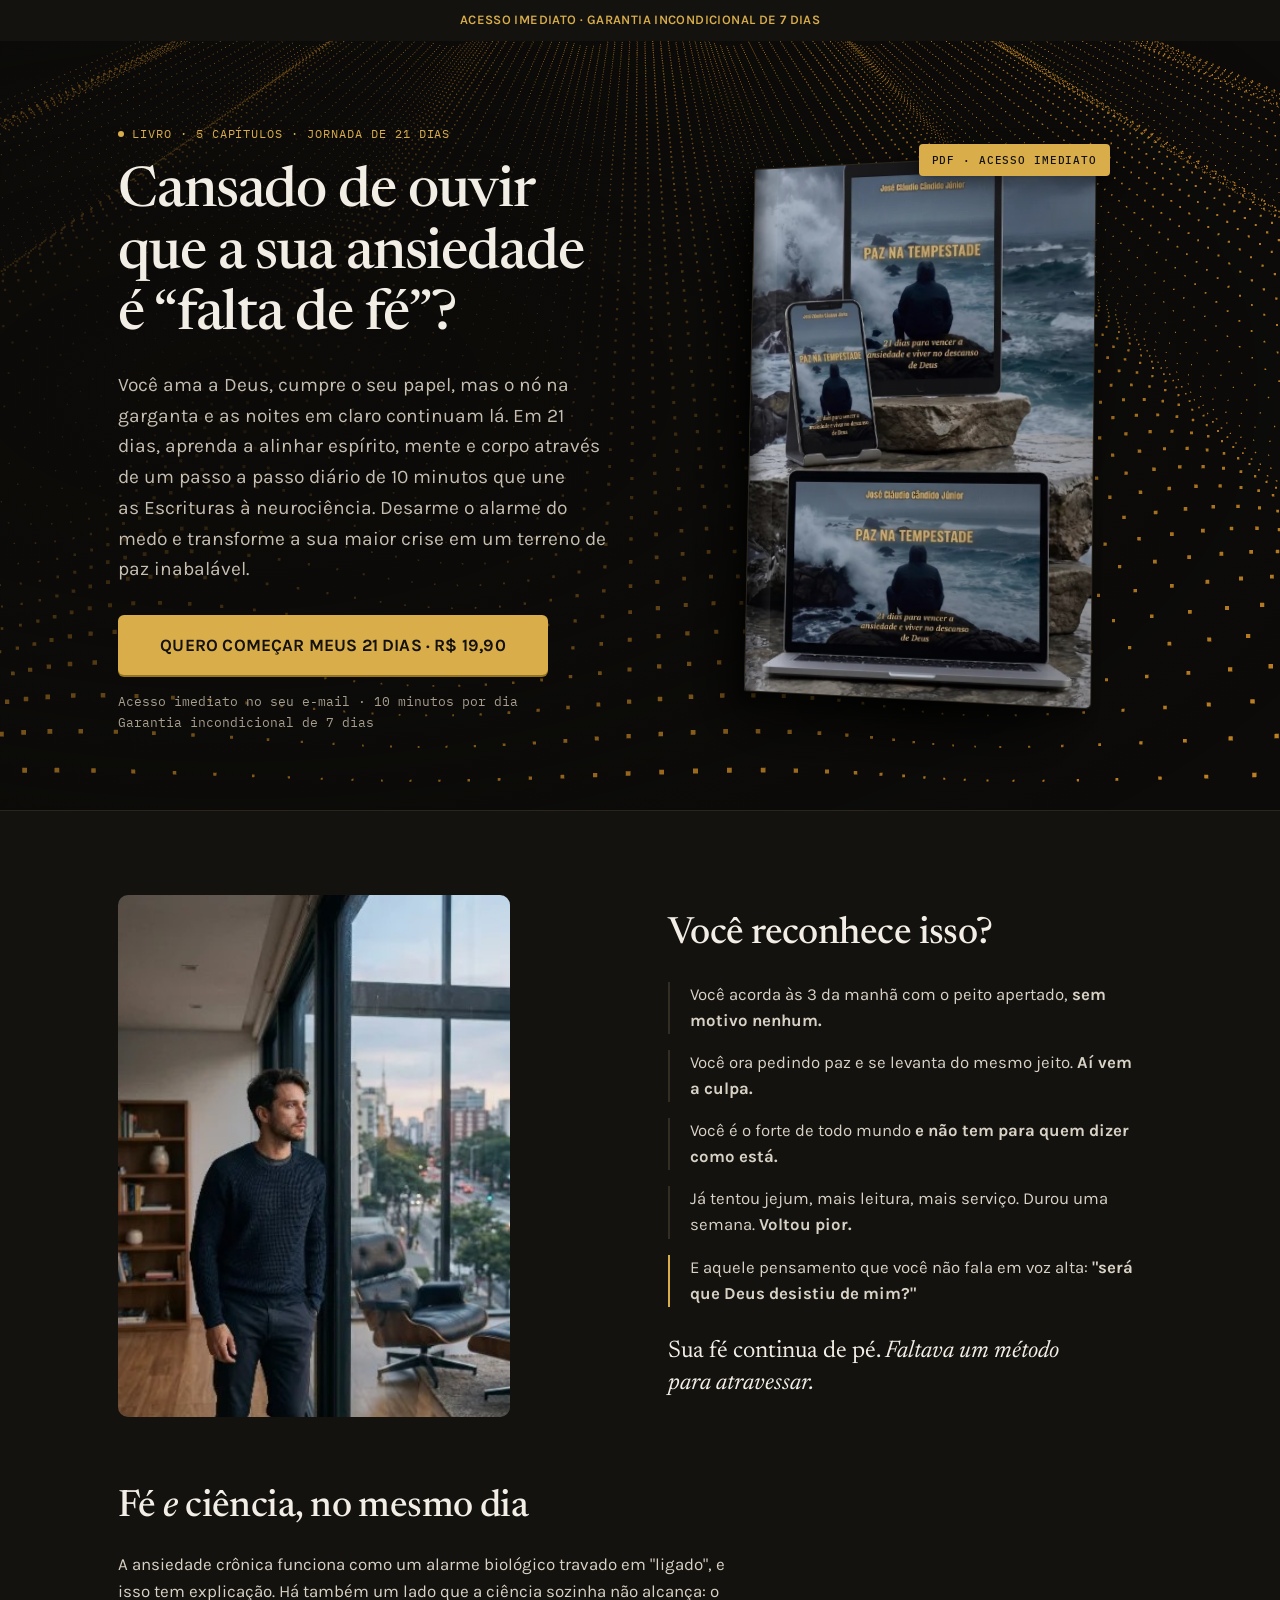
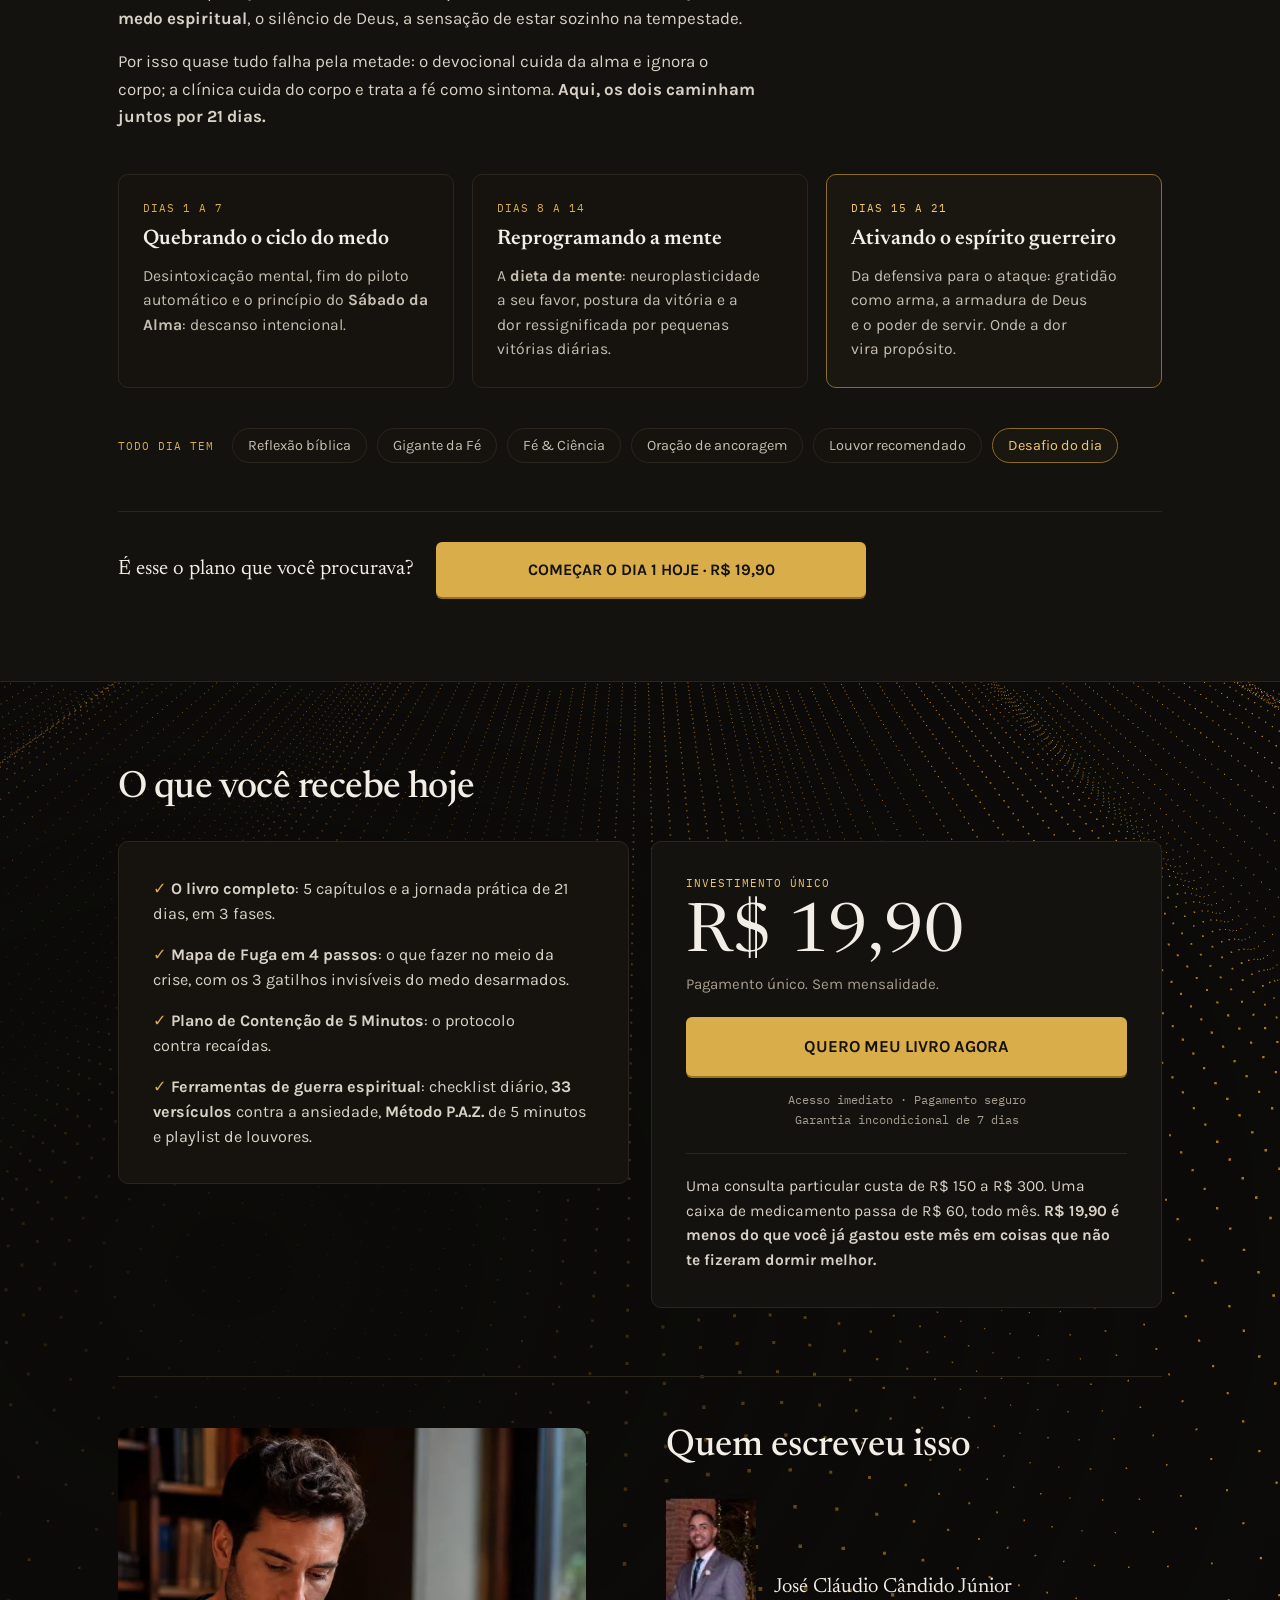
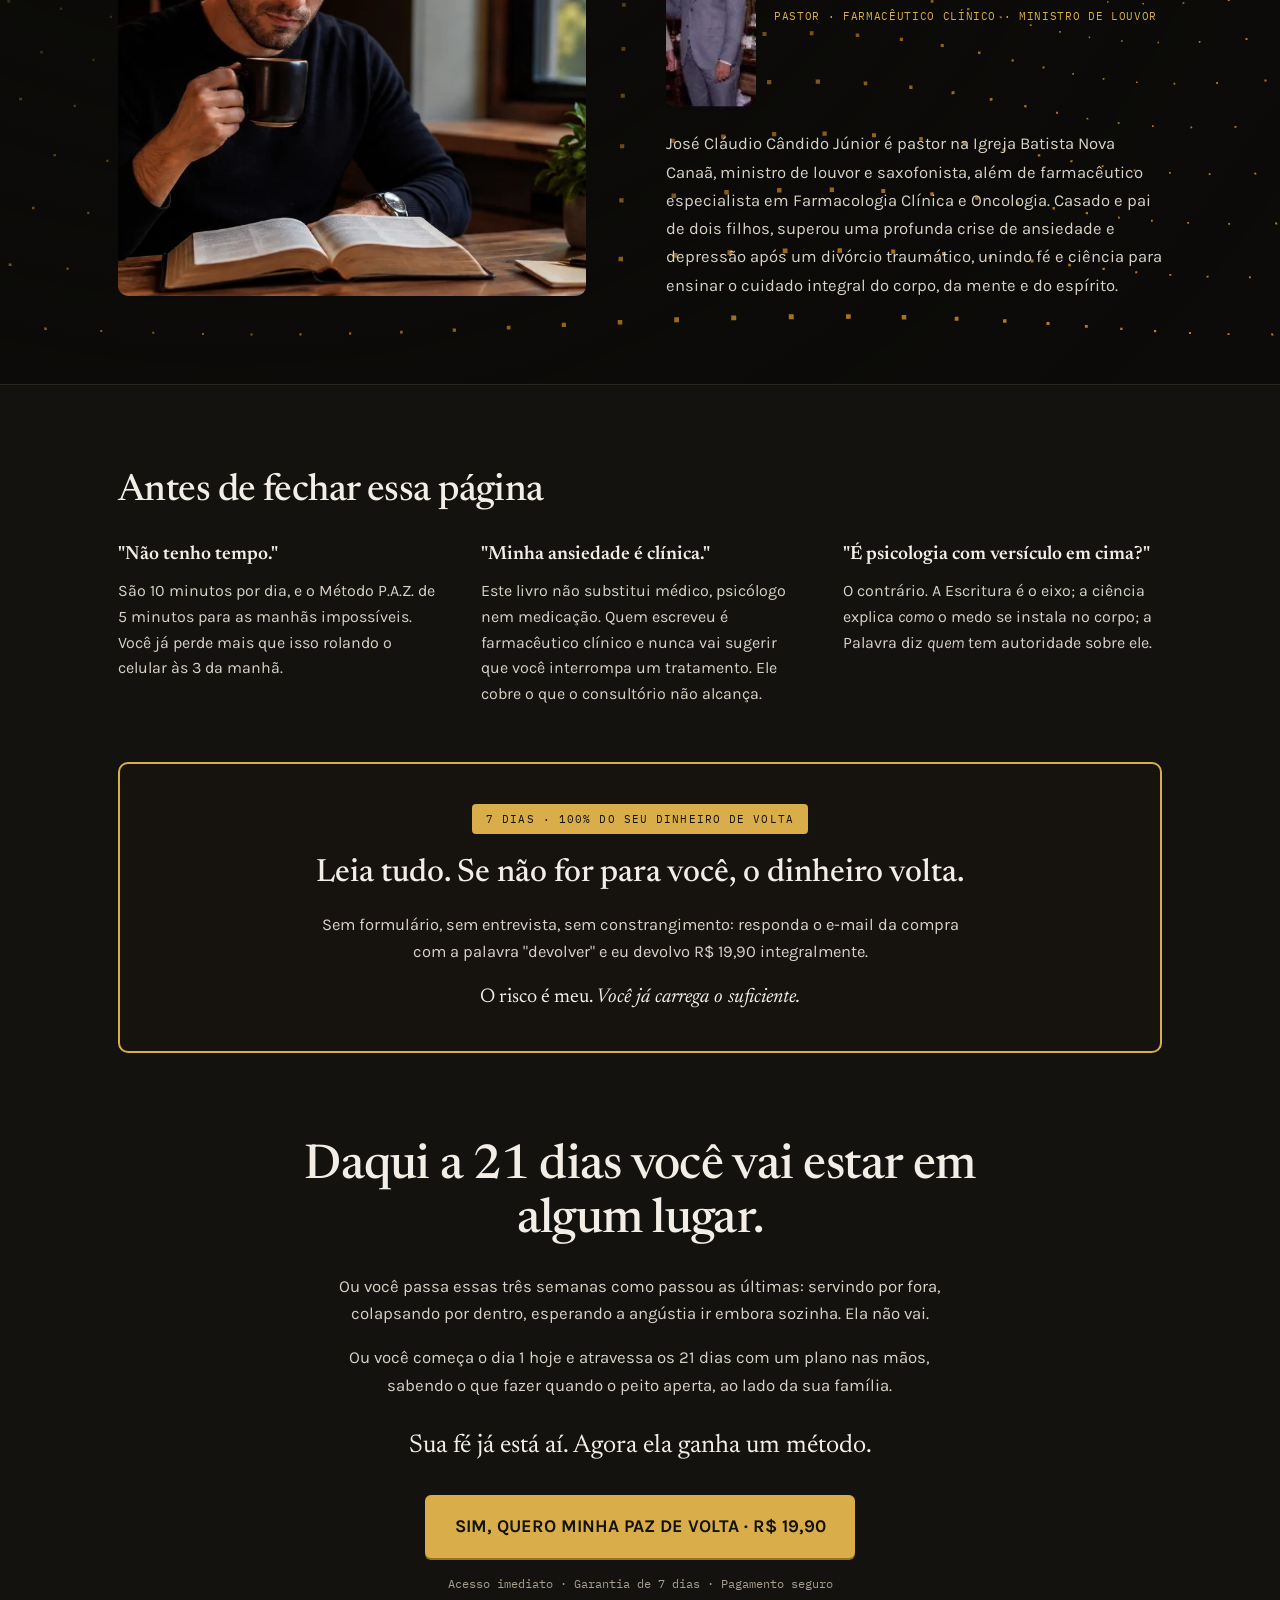
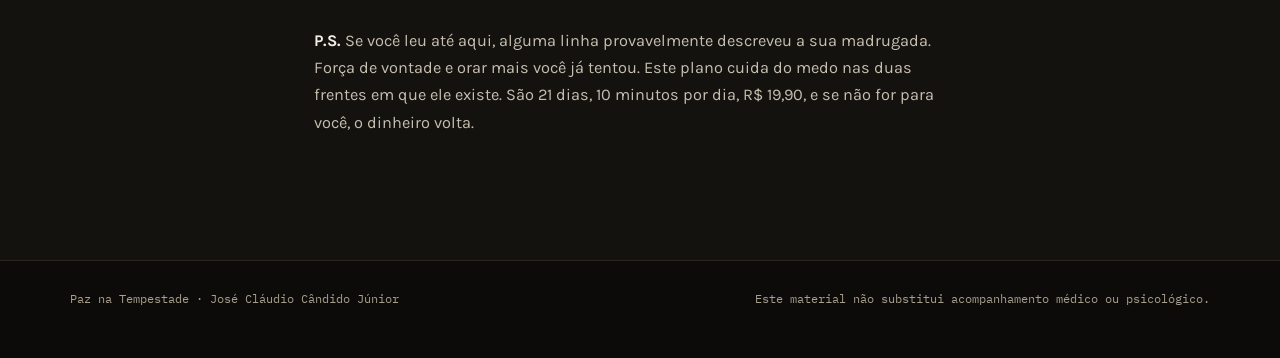
<file: index.html>
<!DOCTYPE html>
<html lang="pt-BR">
<head>
<meta charset="utf-8" />
<meta name="viewport" content="width=device-width, initial-scale=1" />
<title>Paz na Tempestade | 21 dias para vencer a ansiedade e viver no descanso de Deus</title>
<meta name="description" content="Plano prático de 21 dias que une as Escrituras à neurociência para desarmar o alarme do medo. Livro em PDF com acesso imediato, 10 minutos por dia e garantia de 7 dias." />
<meta name="author" content="José Cláudio Cândido Júnior" />
<meta name="theme-color" content="#0C0B09" />
<meta property="og:type" content="website" />
<meta property="og:title" content="Paz na Tempestade | 21 dias para vencer a ansiedade" />
<meta property="og:description" content="Fé e neurociência no mesmo plano diário de 10 minutos. Acesso imediato e garantia de 7 dias." />
<meta property="og:image" content="img/pazt-capa-ebook.jpg" />
<meta name="twitter:card" content="summary_large_image" />
<link rel="icon" href="img/favicon.svg" type="image/svg+xml" />
<link rel="preconnect" href="https://fonts.googleapis.com" />
<link rel="preconnect" href="https://fonts.gstatic.com" crossorigin />
<link href="https://fonts.googleapis.com/css2?family=Newsreader:ital,opsz,wght@0,6..72,400;0,6..72,500;0,6..72,600;1,6..72,400&amp;family=Karla:wght@400;500;600;700&amp;family=IBM+Plex+Mono:wght@400;500&amp;display=swap" rel="stylesheet" crossorigin="anonymous" />
<link rel="stylesheet" href="style.css?v=2" />
<!-- Meta Pixel -->
<script>
!function(f,b,e,v,n,t,s)
{if(f.fbq)return;n=f.fbq=function(){n.callMethod?
n.callMethod.apply(n,arguments):n.queue.push(arguments)};
if(!f._fbq)f._fbq=n;n.push=n;n.loaded=!0;n.version='2.0';
n.queue=[];t=b.createElement(e);t.async=!0;
t.src=v;s=b.getElementsByTagName(e)[0];
s.parentNode.insertBefore(t,s)}(window, document,'script',
'https://connect.facebook.net/en_US/fbevents.js');
fbq('init', '1442446967336151');
fbq('track', 'PageView');
document.addEventListener('click', function (e) {
  if (e.target.closest('a[href*="pay.kiwify.com.br"]')) fbq('track', 'InitiateCheckout', { value: 19.90, currency: 'BRL' });
});
</script>
<noscript><img height="1" width="1" style="display:none" src="https://www.facebook.com/tr?id=1442446967336151&ev=PageView&noscript=1" alt="" /></noscript>
<!-- Fim Meta Pixel -->
</head>
<body>


<div class="c1">

  <div class="c2">
    Acesso imediato · Garantia incondicional de 7 dias
  </div>

  <section data-screen-label="01 · Promessa" class="c3">
    <div class="c4">
      <particle-wave color="#EFC96F" opacity="0.85" amount="150" class="c5"></particle-wave>
    </div>
    <div class="c6"></div>
    <div class="c7">
    <div class="c8">
      <div class="c9">
        <span class="c10"></span>
        Livro · 5 capítulos · jornada de 21 dias
      </div>
      <h1 class="c11">Cansado de ouvir que a sua ansiedade é “falta de fé”?</h1>
      <p class="c12">Você ama a Deus, cumpre o seu papel, mas o nó na garganta e as noites em claro continuam lá. Em 21 dias, aprenda a alinhar espírito, mente e corpo através de um passo a passo diário de 10 minutos que une as Escrituras à neurociência. Desarme o alarme do medo e transforme a sua maior crise em um terreno de paz inabalável.</p>
      <a href="https://pay.kiwify.com.br/EmpIPGx" target="_blank" rel="noopener" class="c13 h1">QUERO COMEÇAR MEUS 21 DIAS · R$ 19,90</a>
      <p class="c14">Acesso imediato no seu e-mail · 10 minutos por dia<br>Garantia incondicional de 7 dias</p>
    </div>
    <div class="c15">
      <div class="c16">
        <div class="c17"></div>
        <div class="c18">
          <div class="c19"></div>
          <div class="c20">
            <img src="img/pazt-capa-ebook.jpg" alt="Capa do ebook Paz na Tempestade" loading="eager" decoding="async" class="c21">
            <div class="c22"></div>
            <div class="c23"></div>
          </div>
        </div>
        <div class="c24">PDF · acesso imediato</div>
      </div>
    </div>
    </div>
  </section>

  <section data-screen-label="02 · Dor e método" class="c25">
    <div class="c26">
      <div class="c27">
        <div class="c28">
          <img src="img/pazt-dor-orando.jpg" alt="Pessoa orando em oração silenciosa" loading="lazy" decoding="async" class="c21">
        </div>
        <div class="c8">
          <h2 class="c29">Você reconhece isso?</h2>
          <div class="c30">
            <p class="c31">Você acorda às 3 da manhã com o peito apertado, <strong>sem motivo nenhum.</strong></p>
            <p class="c31">Você ora pedindo paz e se levanta do mesmo jeito. <strong>Aí vem a culpa.</strong></p>
            <p class="c31">Você é o forte de todo mundo <strong>e não tem para quem dizer como está.</strong></p>
            <p class="c31">Já tentou jejum, mais leitura, mais serviço. Durou uma semana. <strong>Voltou pior.</strong></p>
            <p class="c32">E aquele pensamento que você não fala em voz alta: <strong>"será que Deus desistiu de mim?"</strong></p>
          </div>
          <p class="c33">Sua fé continua de pé. <em>Faltava um método para atravessar.</em></p>
        </div>
      </div>

      <div class="c34">
        <h2 class="c35">Fé <em>e</em> ciência, no mesmo dia</h2>
        <p class="c36">A ansiedade crônica funciona como um alarme biológico travado em "ligado", e isso tem explicação. Há também um lado que a ciência sozinha não alcança: o <strong>medo espiritual</strong>, o silêncio de Deus, a sensação de estar sozinho na tempestade.</p>
        <p class="c37">Por isso quase tudo falha pela metade: o devocional cuida da alma e ignora o corpo; a clínica cuida do corpo e trata a fé como sintoma. <strong>Aqui, os dois caminham juntos por 21 dias.</strong></p>
      </div>

      <div class="c38">
        <div class="c39">
          <div class="c40">Dias 1 a 7</div>
          <h3 class="c41">Quebrando o ciclo do medo</h3>
          <p class="c42">Desintoxicação mental, fim do piloto automático e o princípio do <strong>Sábado da Alma</strong>: descanso intencional.</p>
        </div>
        <div class="c39">
          <div class="c40">Dias 8 a 14</div>
          <h3 class="c41">Reprogramando a mente</h3>
          <p class="c42">A <strong>dieta da mente</strong>: neuroplasticidade a seu favor, postura da vitória e a dor ressignificada por pequenas vitórias diárias.</p>
        </div>
        <div class="c43">
          <div class="c44">Dias 15 a 21</div>
          <h3 class="c41">Ativando o espírito guerreiro</h3>
          <p class="c42">Da defensiva para o ataque: gratidão como arma, a armadura de Deus e o poder de servir. Onde a dor vira propósito.</p>
        </div>
      </div>

      <div class="c45">
        <span class="c46">Todo dia tem</span>
        <span class="c47">Reflexão bíblica</span>
        <span class="c47">Gigante da Fé</span>
        <span class="c47">Fé &amp; Ciência</span>
        <span class="c47">Oração de ancoragem</span>
        <span class="c47">Louvor recomendado</span>
        <span class="c48">Desafio do dia</span>
      </div>

      <div class="c49">
        <span class="c50">É esse o plano que você procurava?</span>
        <a href="https://pay.kiwify.com.br/EmpIPGx" target="_blank" rel="noopener" class="c51 h1">COMEÇAR O DIA 1 HOJE · R$ 19,90</a>
      </div>
    </div>
  </section>

  <section id="oferta" data-screen-label="03 · Oferta e autor" class="c3">
    <div class="c4">
      <particle-wave color="#EFC96F" opacity="0.85" amount="150" class="c5"></particle-wave>
    </div>
    <div class="c6"></div>
    <div class="c52">
    <h2 class="c53">O que você recebe hoje</h2>
    <div class="c54">
      <div class="c55">
        <p class="c56"><strong class="c57">✓</strong> <strong>O livro completo</strong>: 5 capítulos e a jornada prática de 21 dias, em 3 fases.</p>
        <p class="c56"><strong class="c57">✓</strong> <strong>Mapa de Fuga em 4 passos</strong>: o que fazer no meio da crise, com os 3 gatilhos invisíveis do medo desarmados.</p>
        <p class="c56"><strong class="c57">✓</strong> <strong>Plano de Contenção de 5 Minutos</strong>: o protocolo contra recaídas.</p>
        <p class="c56"><strong class="c57">✓</strong> <strong>Ferramentas de guerra espiritual</strong>: checklist diário, <strong>33 versículos</strong> contra a ansiedade, <strong>Método P.A.Z.</strong> de 5 minutos e playlist de louvores.</p>
      </div>
      <div class="c58">
        <div class="c59">Investimento único</div>
        <div class="c60">R$ 19,90</div>
        <div class="c61">Pagamento único. Sem mensalidade.</div>
        <a href="https://pay.kiwify.com.br/EmpIPGx" target="_blank" rel="noopener" class="c62 h1">QUERO MEU LIVRO AGORA</a>
        <p class="c63">Acesso imediato · Pagamento seguro<br>Garantia incondicional de 7 dias</p>
        <p class="c64">Uma consulta particular custa de R$ 150 a R$ 300. Uma caixa de medicamento passa de R$ 60, todo mês. <strong>R$ 19,90 é menos do que você já gastou este mês em coisas que não te fizeram dormir melhor.</strong></p>
      </div>
    </div>

    <div class="c72">
      <div class="c73">
        <img src="img/pazt-prova-biblia.jpg" alt="Pessoa lendo a Bíblia pela manhã" loading="lazy" decoding="async" class="c21">
      </div>
      <div class="c8">
        <h2 class="c74">Quem escreveu isso</h2>
        <div class="c75">
          <div class="c76" style="width:90px;height:220px;flex:0 0 90px;border-radius:10px;overflow:hidden;position:relative">
            <img src="img/pazt-autor-retrato.jpg?v=2" alt="Retrato de José Cláudio Cândido Júnior" width="72" height="176" loading="lazy" decoding="async" class="c77" style="position:absolute;inset:0;width:100%;height:100%;object-fit:contain;object-position:50% 50%;display:block">
          </div>
          <div>
            <div class="c78">José Cláudio Cândido Júnior</div>
            <div class="c79">Pastor · farmacêutico clínico · ministro de louvor</div>
          </div>
        </div>
        <p class="c80">José Cláudio Cândido Júnior é pastor na Igreja Batista Nova Canaã, ministro de louvor e saxofonista, além de farmacêutico especialista em Farmacologia Clínica e Oncologia. Casado e pai de dois filhos, superou uma profunda crise de ansiedade e depressão após um divórcio traumático, unindo fé e ciência para ensinar o cuidado integral do corpo, da mente e do espírito.</p>
      </div>
    </div>
    </div>
  </section>

  <section data-screen-label="04 · Objeções e decisão" class="c81">
    <div class="c26">
      <h2 class="c53">Antes de fechar essa página</h2>
      <div class="c82">
        <div>
          <h3 class="c83">"Não tenho tempo."</h3>
          <p class="c84">São 10 minutos por dia, e o Método P.A.Z. de 5 minutos para as manhãs impossíveis. Você já perde mais que isso rolando o celular às 3 da manhã.</p>
        </div>
        <div>
          <h3 class="c83">"Minha ansiedade é clínica."</h3>
          <p class="c84">Este livro não substitui médico, psicólogo nem medicação. Quem escreveu é farmacêutico clínico e nunca vai sugerir que você interrompa um tratamento. Ele cobre o que o consultório não alcança.</p>
        </div>
        <div>
          <h3 class="c83">"É psicologia com versículo em cima?"</h3>
          <p class="c84">O contrário. A Escritura é o eixo; a ciência explica <em>como</em> o medo se instala no corpo; a Palavra diz <em>quem</em> tem autoridade sobre ele.</p>
        </div>
      </div>

      <div class="c85">
        <div class="c86">7 dias · 100% do seu dinheiro de volta</div>
        <h3 class="c87">Leia tudo. Se não for para você, o dinheiro volta.</h3>
        <p class="c88">Sem formulário, sem entrevista, sem constrangimento: responda o e-mail da compra com a palavra "devolver" e eu devolvo R$ 19,90 integralmente.</p>
        <p class="c89">O risco é meu. <em>Você já carrega o suficiente.</em></p>
      </div>

      <div class="c90">
        <h2 class="c92">Daqui a 21 dias você vai estar em algum lugar.</h2>
        <p class="c93">Ou você passa essas três semanas como passou as últimas: servindo por fora, colapsando por dentro, esperando a angústia ir embora sozinha. Ela não vai.</p>
        <p class="c94">Ou você começa o dia 1 hoje e atravessa os 21 dias com um plano nas mãos, sabendo o que fazer quando o peito aperta, ao lado da sua família.</p>
        <p class="c95">Sua fé já está aí. Agora ela ganha um método.</p>
        <a href="https://pay.kiwify.com.br/EmpIPGx" target="_blank" rel="noopener" class="c96 h1">SIM, QUERO MINHA PAZ DE VOLTA · R$ 19,90</a>
        <p class="c97">Acesso imediato · Garantia de 7 dias · Pagamento seguro</p>
      </div>

      <p class="c98"><strong class="c99">P.S.</strong> Se você leu até aqui, alguma linha provavelmente descreveu a sua madrugada. Força de vontade e orar mais você já tentou. Este plano cuida do medo nas duas frentes em que ele existe. São 21 dias, 10 minutos por dia, R$ 19,90, e se não for para você, o dinheiro volta.</p>
    </div>
  </section>

  <footer class="c100">
    <div class="c101">
      <span>Paz na Tempestade · José Cláudio Cândido Júnior</span>
      <span>Este material não substitui acompanhamento médico ou psicológico.</span>
    </div>
  </footer>
</div>


<script type="module" src="script.js"></script>
</body>
</html>
</file>
<file: style.css>
/* Paz na Tempestade — estilos da landing page */
*, *::before, *::after { box-sizing: border-box; }
html { scroll-behavior: smooth; }
body { margin: 0; background: #0C0B09; -webkit-font-smoothing: antialiased; -moz-osx-font-smoothing: grayscale; }
img { max-width: 100%; }
p { text-wrap: pretty; }
a { color: #D9AE4A; text-decoration: none; }
a:hover { color: #EFC96F; text-decoration: none; }
canvas { display: block; }

.c1 { font-family: Karla, system-ui, sans-serif; color: #F2EEE6; background: #0C0B09; width: 100%; overflow-x: hidden; }
.c2 { width: 100%; background: #14120E; color: #D9AE4A; padding: 11px 18px; text-align: center; font-size: clamp(11px, 3vw, 13px); letter-spacing: 0.03em; text-transform: uppercase; font-weight: 600; line-height: 1.45; }
.c3 { position: relative; isolation: isolate; overflow: hidden; background: #0C0B09; }
.c4 { position: absolute; inset: 0; z-index: 0; pointer-events: none; display: block; }
.c5 { position:absolute; inset:0; width:100%; height:100%; display:block; }
.c6 { position: absolute; inset: 0; z-index: 1; pointer-events: none; background: radial-gradient(95% 80% at 18% 45%, rgba(12,11,9,0.94) 0%, rgba(12,11,9,0.72) 38%, rgba(12,11,9,0.15) 75%, rgba(12,11,9,0) 100%); }
.c7 { position: relative; z-index: 2; max-width: 1140px; margin: 0 auto; padding: clamp(36px, 6vw, 80px) clamp(20px, 5vw, 48px) clamp(36px, 6vw, 72px); display: grid; grid-template-columns: repeat(auto-fit, minmax(min(100%, 300px), 1fr)); gap: clamp(30px, 5vw, 60px); align-items: center; }
.c8 { min-width: 0; }
.c9 { display: inline-flex; align-items: center; gap: 8px; font-family: 'IBM Plex Mono', monospace; font-size: 12px; letter-spacing: 0.08em; text-transform: uppercase; color: #D9AE4A; margin-bottom: 22px; }
.c10 { width: 6px; height: 6px; border-radius: 50%; background: #D9AE4A; display: inline-block; }
.c11 { font-family: Newsreader, Georgia, serif; font-weight: 500; font-size: clamp(1.95rem, 8vw, 3.5rem); line-height: 1.1; letter-spacing: -0.02em; overflow-wrap: break-word; margin: 0 0 22px; }
.c12 { font-size: clamp(1.05rem, 3.6vw, 1.2rem); line-height: 1.6; color: #C6BEB1; margin: 0 0 30px; max-width: 32em; }
.c13 { display: block; width: 100%; max-width: 430px; text-align: center; background: #D9AE4A; color: #14120E; font-weight: 700; font-size: clamp(0.95rem, 3.4vw, 1.08rem); letter-spacing: 0.01em; padding: 20px 24px; border-radius: 6px; box-shadow: 0 2px 0 #96731F; }
.c14 { font-family: 'IBM Plex Mono', monospace; font-size: 12.5px; color: #A79E8E; margin: 16px 0 0; line-height: 1.7; }
.c15 { min-width: 0; display: flex; align-items: center; justify-content: center; padding: clamp(16px, 4vw, 40px) 0; }
.c16 { position: relative; width: 100%; max-width: 360px; perspective: 1600px; }
.c17 { position: absolute; left: 6%; right: 6%; bottom: -6%; height: 10%; background: radial-gradient(50% 50% at 50% 50%, rgba(0,0,0,0.75), rgba(0,0,0,0) 70%); filter: blur(10px); }
.c18 { position: relative; transform: rotateY(-17deg) rotateX(3deg); transform-style: preserve-3d; box-shadow: -28px 34px 60px rgba(0,0,0,0.6), -6px 8px 18px rgba(0,0,0,0.5); }
.c19 { position: absolute; top: 0; bottom: 0; left: -17px; width: 17px; transform: rotateY(-72deg); transform-origin: right center; background: linear-gradient(90deg, #0A0907 0%, #221D14 55%, #3A3122 100%); border-radius: 2px 0 0 2px; }
.c20 { position: relative; aspect-ratio: 2 / 3; border-radius: 3px 6px 6px 3px; overflow: hidden; background: #14120E; border: 1px solid #2A251D; }
.c21 { position:absolute; inset:0; width:100%; height:100%; object-fit:cover; display:block; }
.c22 { position: absolute; inset: 0; pointer-events: none; background: linear-gradient(105deg, rgba(255,255,255,0.16) 0%, rgba(255,255,255,0.03) 16%, rgba(255,255,255,0) 34%, rgba(0,0,0,0.22) 100%); }
.c23 { position: absolute; top: 0; bottom: 0; left: 0; width: 26px; pointer-events: none; background: linear-gradient(90deg, rgba(0,0,0,0.5) 0%, rgba(0,0,0,0.12) 55%, rgba(255,255,255,0.06) 100%); }
.c24 { position: absolute; top: -14px; right: -14px; background: #D9AE4A; color: #14120E; font-family: 'IBM Plex Mono', monospace; font-size: 11px; font-weight: 500; letter-spacing: 0.08em; text-transform: uppercase; padding: 9px 13px; border-radius: 4px; box-shadow: 0 6px 18px rgba(0,0,0,0.5); }
.c25 { background: #14120E; border-top: 1px solid #2A251D; border-bottom: 1px solid #2A251D; }
.c26 { max-width: 1140px; margin: 0 auto; padding: clamp(44px, 7vw, 84px) clamp(20px, 5vw, 48px); }
.c27 { display: grid; grid-template-columns: repeat(auto-fit, minmax(min(100%, 300px), 1fr)); gap: clamp(30px, 5vw, 56px); align-items: center; }
.c28 { min-width: 0; position: relative; aspect-ratio: 3 / 4; max-height: 58vh; border-radius: 10px; overflow: hidden; }
.c29 { font-family: Newsreader, Georgia, serif; font-weight: 500; font-size: clamp(1.55rem, 6.2vw, 2.35rem); line-height: 1.18; letter-spacing: -0.015em; margin: 0 0 26px; }
.c30 { display: flex; flex-direction: column; gap: 16px; }
.c31 { margin: 0; font-size: 1.05rem; line-height: 1.55; color: #D8D2C6; padding-left: 20px; border-left: 2px solid #332E24; }
.c32 { margin: 0; font-size: 1.05rem; line-height: 1.55; color: #D8D2C6; padding-left: 20px; border-left: 2px solid #D9AE4A; }
.c33 { font-family: Newsreader, Georgia, serif; font-size: clamp(1.2rem, 5vw, 1.5rem); line-height: 1.35; margin: 28px 0 0; color: #F2EEE6; }
.c34 { max-width: 40em; margin: clamp(40px, 6vw, 68px) 0 0; }
.c35 { font-family: Newsreader, Georgia, serif; font-weight: 500; font-size: clamp(1.55rem, 6.2vw, 2.35rem); line-height: 1.18; letter-spacing: -0.015em; margin: 0 0 22px; }
.c36 { font-size: 1.06rem; line-height: 1.6; color: #D8D2C6; margin: 0 0 16px; }
.c37 { font-size: 1.06rem; line-height: 1.6; color: #D8D2C6; margin: 0; }
.c38 { display: grid; grid-template-columns: repeat(auto-fit, minmax(min(100%, 250px), 1fr)); gap: 18px; margin-top: clamp(30px, 4vw, 44px); }
.c39 { background: #16130F; border: 1px solid #2A251D; border-radius: 10px; padding: 26px 24px; }
.c40 { font-family: 'IBM Plex Mono', monospace; font-size: 11px; letter-spacing: 0.09em; text-transform: uppercase; color: #D9AE4A; margin-bottom: 12px; }
.c41 { font-family: Newsreader, Georgia, serif; font-weight: 600; font-size: 1.32rem; line-height: 1.2; margin: 0 0 12px; }
.c42 { margin: 0; font-size: 0.98rem; line-height: 1.55; color: #C6BEB1; }
.c43 { background: #1A1711; border: 1px solid #8A6C22; border-radius: 10px; padding: 26px 24px; }
.c44 { font-family: 'IBM Plex Mono', monospace; font-size: 11px; letter-spacing: 0.09em; text-transform: uppercase; color: #EFC96F; margin-bottom: 12px; }
.c45 { margin-top: clamp(28px, 4vw, 40px); display: flex; flex-wrap: wrap; gap: 12px 10px; align-items: center; }
.c46 { font-family: 'IBM Plex Mono', monospace; font-size: 11px; letter-spacing: 0.09em; text-transform: uppercase; color: #D9AE4A; margin-right: 8px; }
.c47 { border: 1px solid #2A251D; border-radius: 100px; padding: 8px 15px; font-size: 0.9rem; color: #C6BEB1; background: #16130F; }
.c48 { border: 1px solid #8A6C22; border-radius: 100px; padding: 8px 15px; font-size: 0.9rem; color: #EFC96F; background: #1A1711; }
.c49 { display: flex; flex-wrap: wrap; align-items: center; gap: 16px 22px; margin-top: clamp(32px, 4vw, 48px); padding-top: 30px; border-top: 1px solid #2A251D; }
.c50 { font-family: Newsreader, Georgia, serif; font-size: clamp(1.18rem, 4.6vw, 1.3rem); line-height: 1.3; }
.c51 { display: block; width: 100%; max-width: 430px; text-align: center; background: #D9AE4A; color: #14120E; font-weight: 700; font-size: clamp(0.95rem, 3.4vw, 1rem); padding: 18px 24px; border-radius: 6px; box-shadow: 0 2px 0 #96731F; }
.c52 { position: relative; z-index: 2; max-width: 1140px; margin: 0 auto; padding: clamp(44px, 7vw, 84px) clamp(20px, 5vw, 48px); }
.c53 { font-family: Newsreader, Georgia, serif; font-weight: 500; font-size: clamp(1.55rem, 6.2vw, 2.35rem); line-height: 1.18; letter-spacing: -0.015em; margin: 0 0 30px; }
.c54 { display: grid; grid-template-columns: repeat(auto-fit, minmax(min(100%, 300px), 1fr)); gap: 22px; align-items: start; }
.c55 { background: #16130F; border: 1px solid #2A251D; border-radius: 10px; padding: clamp(24px, 3vw, 34px); display: flex; flex-direction: column; gap: 16px; }
.c56 { margin: 0; font-size: 1.01rem; line-height: 1.55; color: #D8D2C6; }
.c57 { color: #D9AE4A; }
.c58 { background: #14120E; border: 1px solid #2A251D; border-radius: 10px; padding: clamp(24px, 3vw, 34px); }
.c59 { font-family: 'IBM Plex Mono', monospace; font-size: 11px; letter-spacing: 0.09em; text-transform: uppercase; color: #EFC96F; }
.c60 { font-family: Newsreader, Georgia, serif; font-size: clamp(2.8rem, 13vw, 4.2rem); line-height: 1; margin: 12px 0 6px; }
.c61 { font-size: 0.94rem; color: #A79E8E; margin-bottom: 24px; }
.c62 { display: block; width: 100%; text-align: center; background: #D9AE4A; color: #14120E; font-weight: 700; font-size: clamp(0.95rem, 3.4vw, 1.05rem); padding: 20px 20px; border-radius: 6px; box-shadow: 0 2px 0 #96731F; }
.c63 { font-family: 'IBM Plex Mono', monospace; font-size: 12px; color: #A79E8E; margin: 14px 0 0; line-height: 1.7; text-align: center; }
.c64 { font-size: 0.97rem; line-height: 1.6; color: #D8D2C6; margin: 22px 0 0; padding-top: 20px; border-top: 1px solid #2A251D; }
.c65 { margin-top: 22px; border: 2px solid #D9AE4A; border-radius: 10px; padding: 24px 26px; background: #1A1711; display: flex; flex-wrap: wrap; gap: 16px 28px; align-items: center; justify-content: space-between; }
.c66 { min-width: 240px; flex: 1 1 300px; }
.c67 { font-family: 'IBM Plex Mono', monospace; font-size: 11px; letter-spacing: 0.09em; text-transform: uppercase; color: #D9AE4A; margin-bottom: 10px; }
.c68 { font-family: Newsreader, Georgia, serif; font-size: 1.3rem; line-height: 1.2; margin-bottom: 8px; }
.c69 { margin: 0; font-size: 0.97rem; line-height: 1.55; color: #C6BEB1; }
.c70 { display: flex; align-items: center; gap: 12px; font-weight: 700; font-size: 0.97rem; color: #F2EEE6; cursor: pointer; }
.c71 { width: 20px; height: 20px; accent-color: #D9AE4A; }
.c72 { display: grid; grid-template-columns: repeat(auto-fit, minmax(min(100%, 300px), 1fr)); gap: clamp(28px, 5vw, 52px); align-items: center; margin-top: clamp(40px, 6vw, 68px); padding-top: clamp(32px, 4vw, 48px); border-top: 1px solid #2A251D; }
.c73 { min-width: 0; position: relative; aspect-ratio: 1 / 1; max-height: 52vh; border-radius: 10px; overflow: hidden; }
.c74 { font-family: Newsreader, Georgia, serif; font-weight: 500; font-size: clamp(1.5rem, 6vw, 2.3rem); line-height: 1.18; margin: 0 0 22px; }
.c75 { display: flex; align-items: center; gap: 18px; margin-bottom: 20px; }
.c76 { position: relative; width: 90px; height: 220px; flex: 0 0 90px; border-radius: 10px; overflow: hidden; }
.c77 { position:absolute; inset:0; width:100%; height:100%; object-fit:contain; display:block; }
.c78 { font-family: Newsreader, Georgia, serif; font-size: 1.28rem; line-height: 1.2; }
.c79 { font-family: 'IBM Plex Mono', monospace; font-size: 11px; letter-spacing: 0.06em; text-transform: uppercase; color: #D9AE4A; line-height: 1.7; margin-top: 7px; }
.c80 { margin: 0; font-size: 1.04rem; line-height: 1.7; color: #D8D2C6; }
.c81 { background: #14120E; border-top: 1px solid #2A251D; }
.c82 { display: grid; grid-template-columns: repeat(auto-fit, minmax(min(100%, 300px), 1fr)); gap: 26px 44px; }
.c83 { font-family: Newsreader, Georgia, serif; font-weight: 600; font-size: 1.2rem; line-height: 1.3; margin: 0 0 10px; }
.c84 { margin: 0; font-size: 1rem; line-height: 1.6; color: #D8D2C6; }
.c85 { border: 2px solid #D9AE4A; border-radius: 10px; padding: clamp(26px, 4vw, 40px); background: #16130F; margin-top: clamp(36px, 5vw, 56px); text-align: center; }
.c86 { display: inline-block; font-family: 'IBM Plex Mono', monospace; font-size: 11px; letter-spacing: 0.1em; text-transform: uppercase; color: #14120E; background: #D9AE4A; padding: 8px 14px; border-radius: 4px; margin-bottom: 20px; }
.c87 { font-family: Newsreader, Georgia, serif; font-weight: 500; font-size: clamp(1.4rem, 5.4vw, 2rem); line-height: 1.2; margin: 0 0 18px; }
.c88 { font-size: 1.03rem; line-height: 1.65; color: #D8D2C6; margin: 0 auto 18px; max-width: 40em; }
.c89 { font-family: Newsreader, Georgia, serif; font-size: 1.25rem; line-height: 1.4; margin: 0; }
.c90 { max-width: 780px; margin: 0 auto; padding: clamp(44px, 7vw, 88px) 0 clamp(20px, 3vw, 32px); text-align: center; }
.c91 { font-family: 'IBM Plex Mono', monospace; font-size: 11px; letter-spacing: 0.1em; text-transform: uppercase; color: #EFC96F; margin-bottom: 20px; }
.c92 { font-family: Newsreader, Georgia, serif; font-weight: 500; font-size: clamp(1.75rem, 7vw, 3rem); line-height: 1.12; letter-spacing: -0.015em; margin: 0 0 24px; }
.c93 { font-size: 1.05rem; line-height: 1.65; color: #D8D2C6; margin: 0 auto 16px; max-width: 38em; }
.c94 { font-size: 1.05rem; line-height: 1.65; color: #D8D2C6; margin: 0 auto 30px; max-width: 38em; }
.c95 { font-family: Newsreader, Georgia, serif; font-size: clamp(1.2rem, 5vw, 1.6rem); line-height: 1.4; margin: 0 0 30px; }
.c96 { display: block; width: 100%; max-width: 430px; margin: 0 auto; text-align: center; background: #D9AE4A; color: #14120E; font-weight: 700; font-size: clamp(0.95rem, 3.4vw, 1.12rem); padding: 21px 24px; border-radius: 6px; box-shadow: 0 2px 0 #96731F; }
.c97 { font-family: 'IBM Plex Mono', monospace; font-size: 12px; color: #A79E8E; margin: 16px 0 0; line-height: 1.7; }
.c98 { max-width: 40em; margin: 0 auto; font-size: 1.02rem; line-height: 1.68; color: #C6BEB1; padding-bottom: clamp(20px, 4vw, 40px); }
.c99 { color: #F2EEE6; }
.c100 { border-top: 1px solid #2A251D; padding: 28px clamp(20px, 5vw, 48px) 48px; background: #0C0B09; }
.c101 { max-width: 1140px; margin: 0 auto; display: flex; flex-wrap: wrap; gap: 12px 32px; justify-content: space-between; font-family: 'IBM Plex Mono', monospace; font-size: 12px; color: #A79E8E; line-height: 1.7; }

.h1:hover { background: #EFC96F; }

@media (prefers-reduced-motion: reduce) {
  html { scroll-behavior: auto; }
}
</file>
